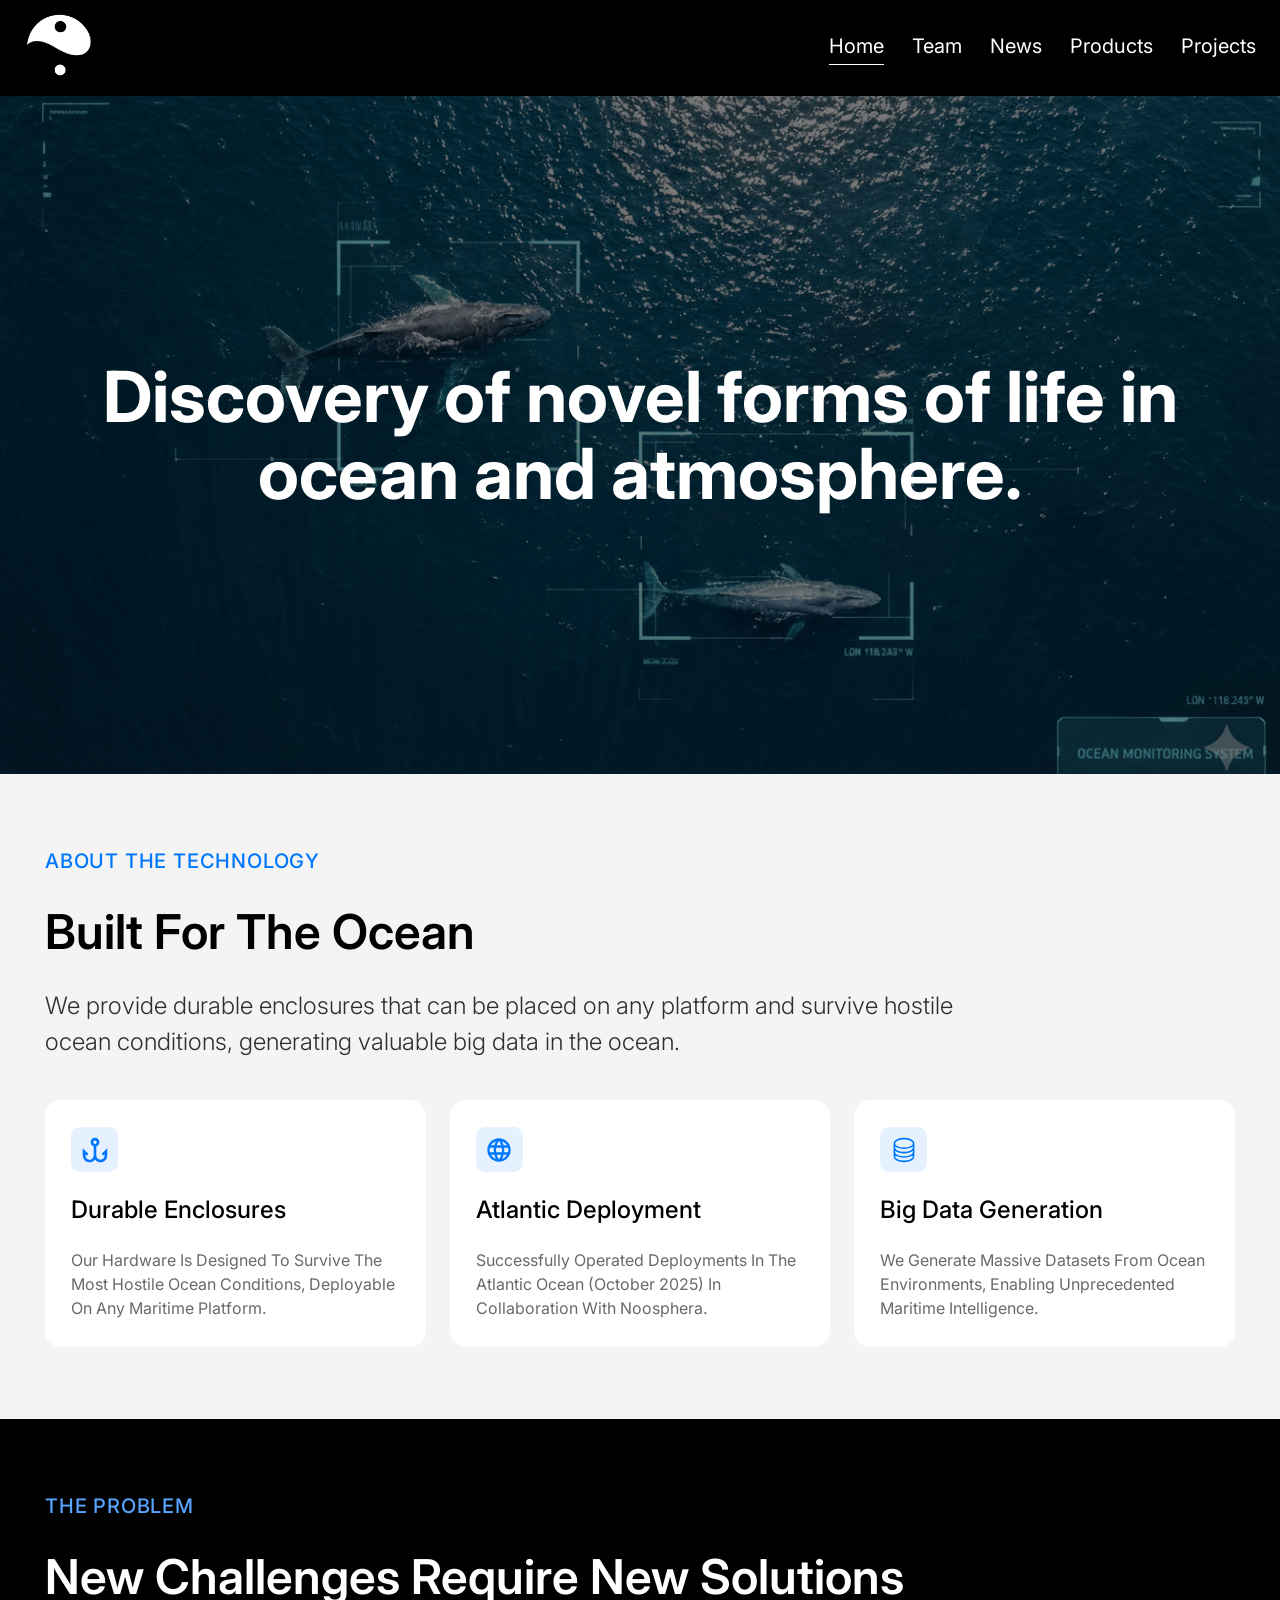
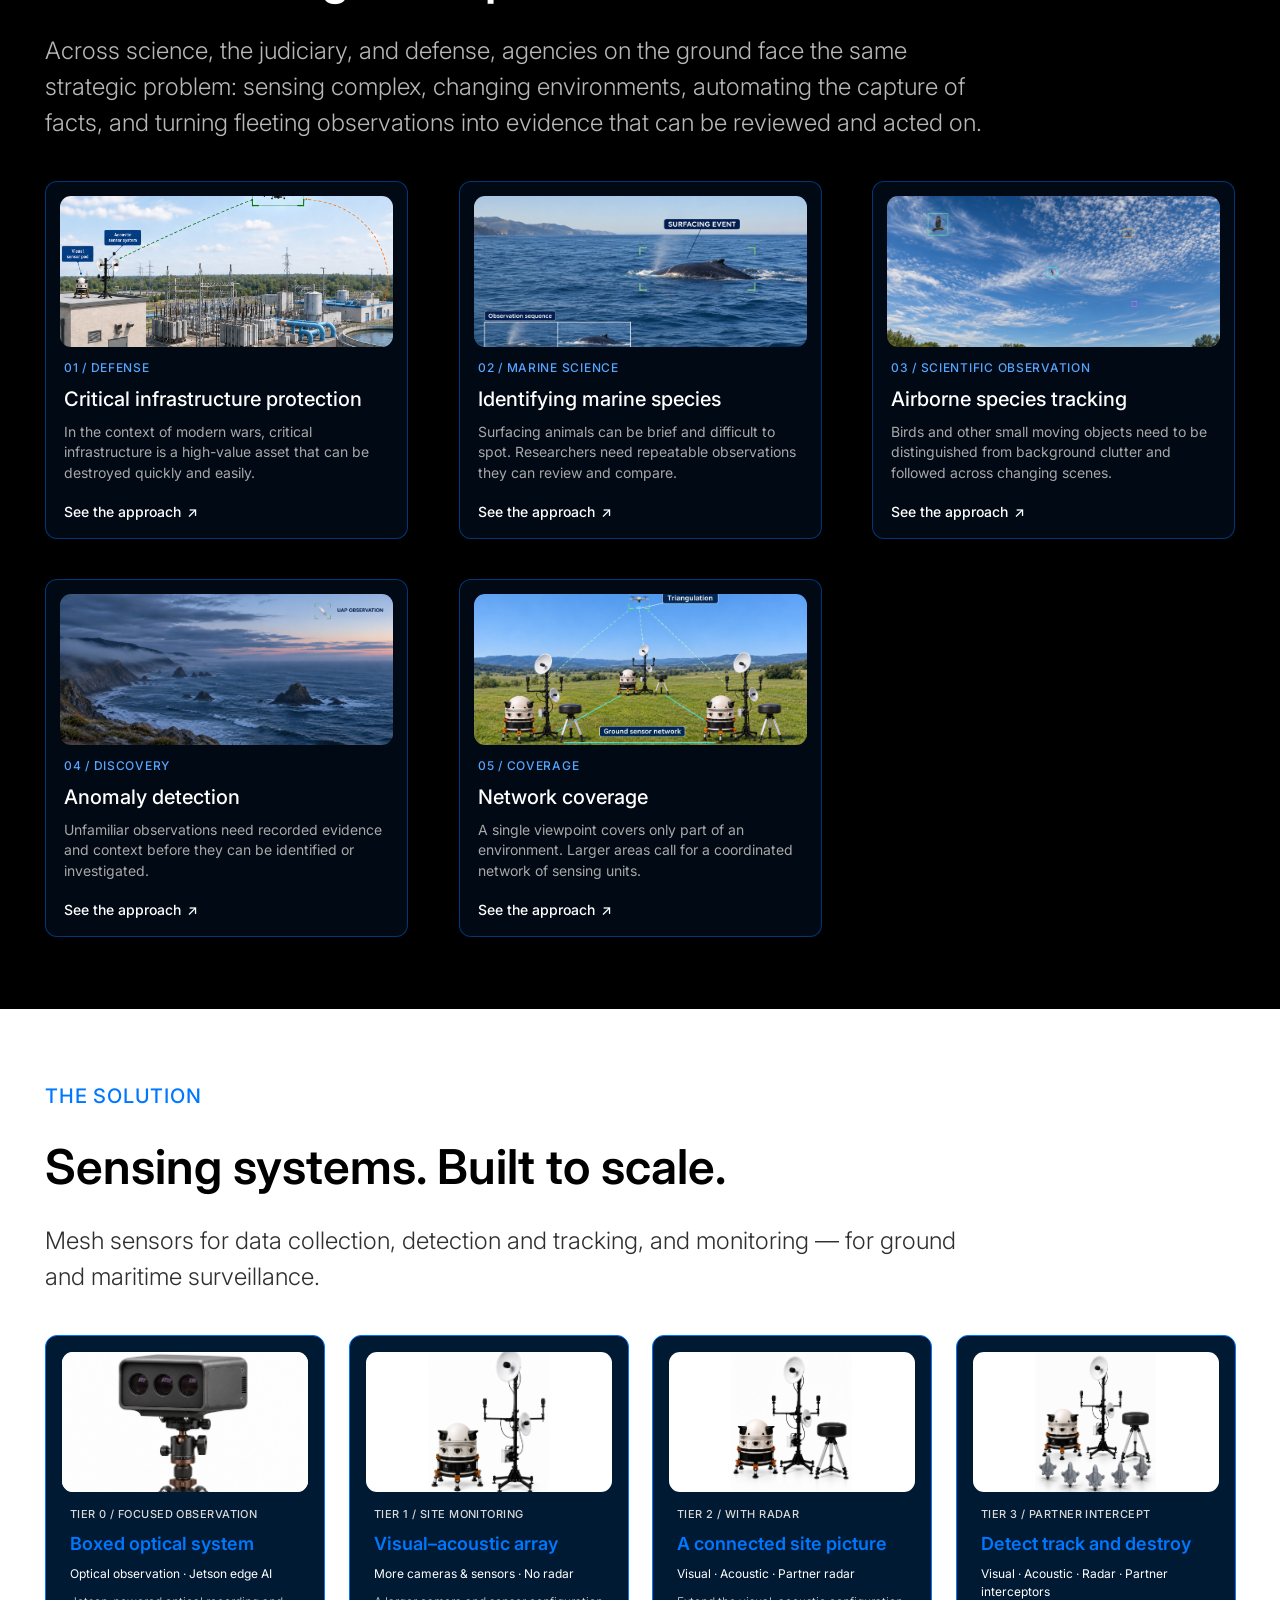
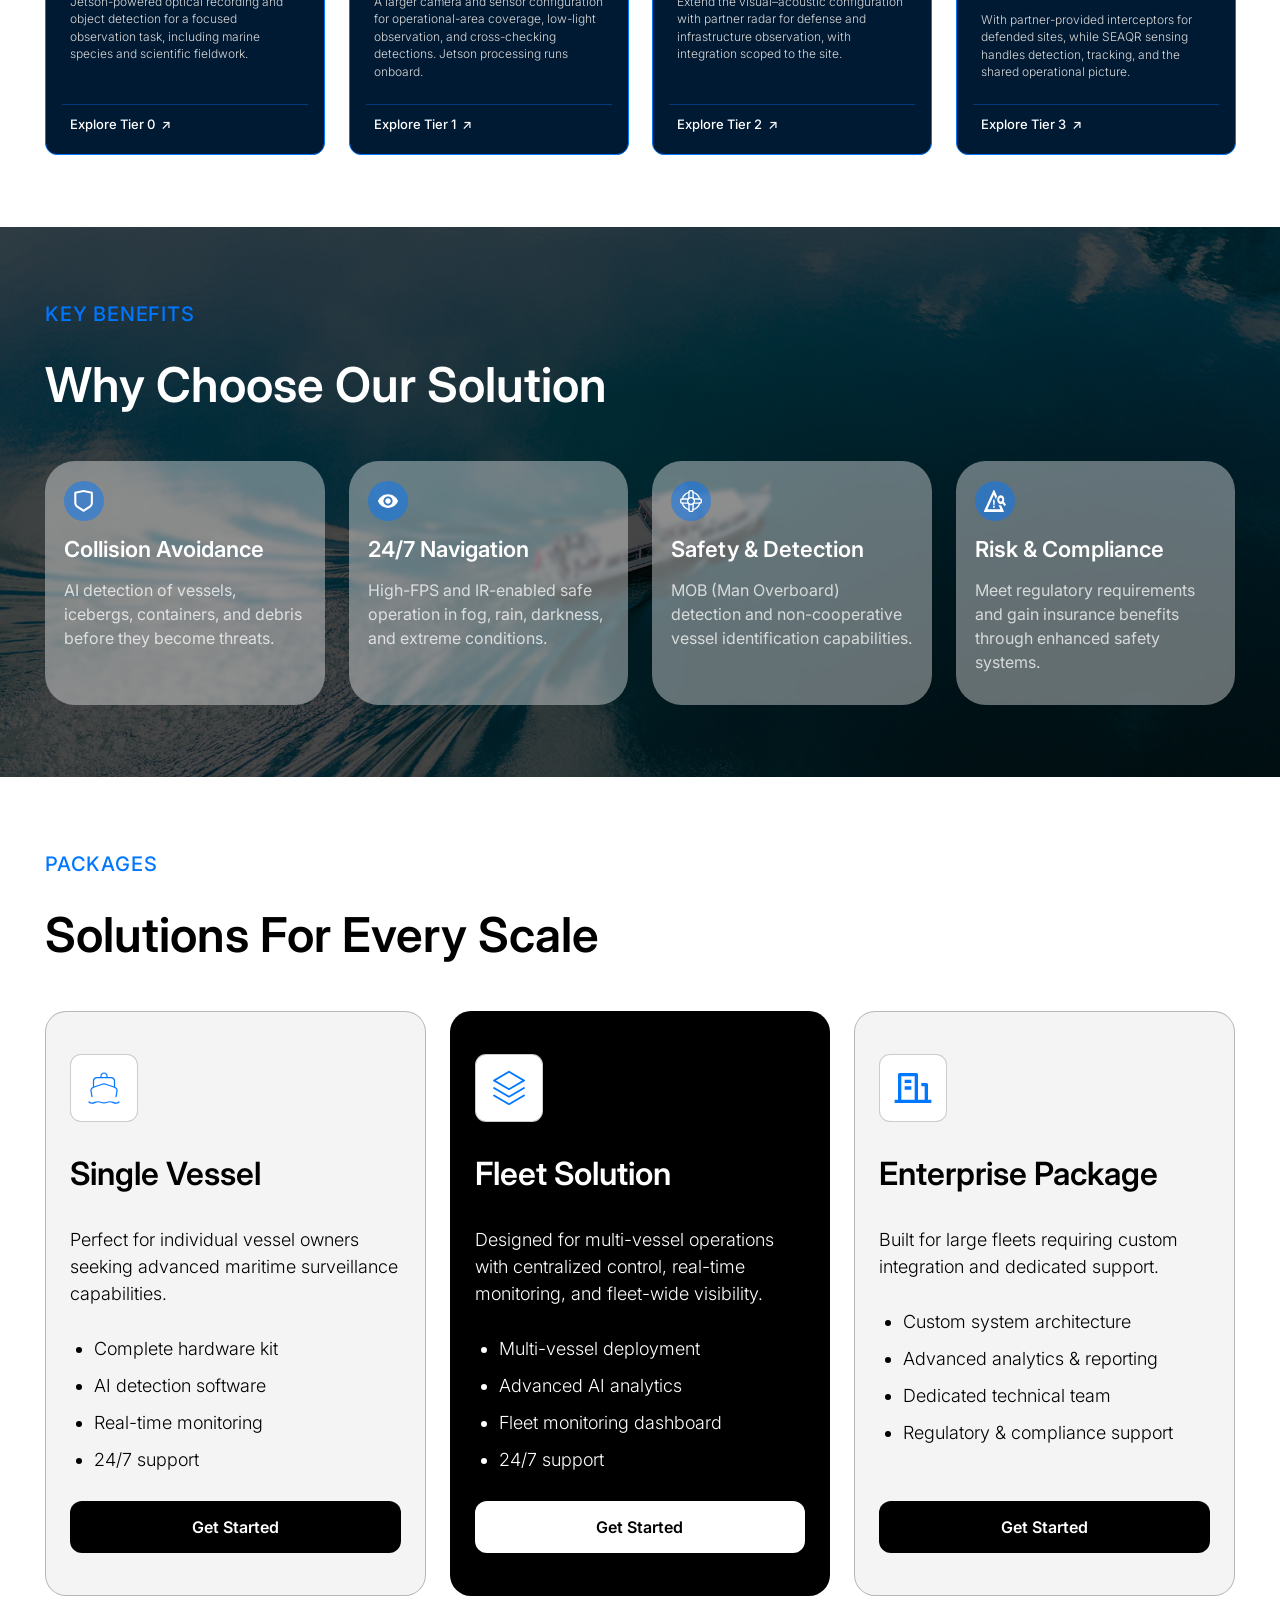
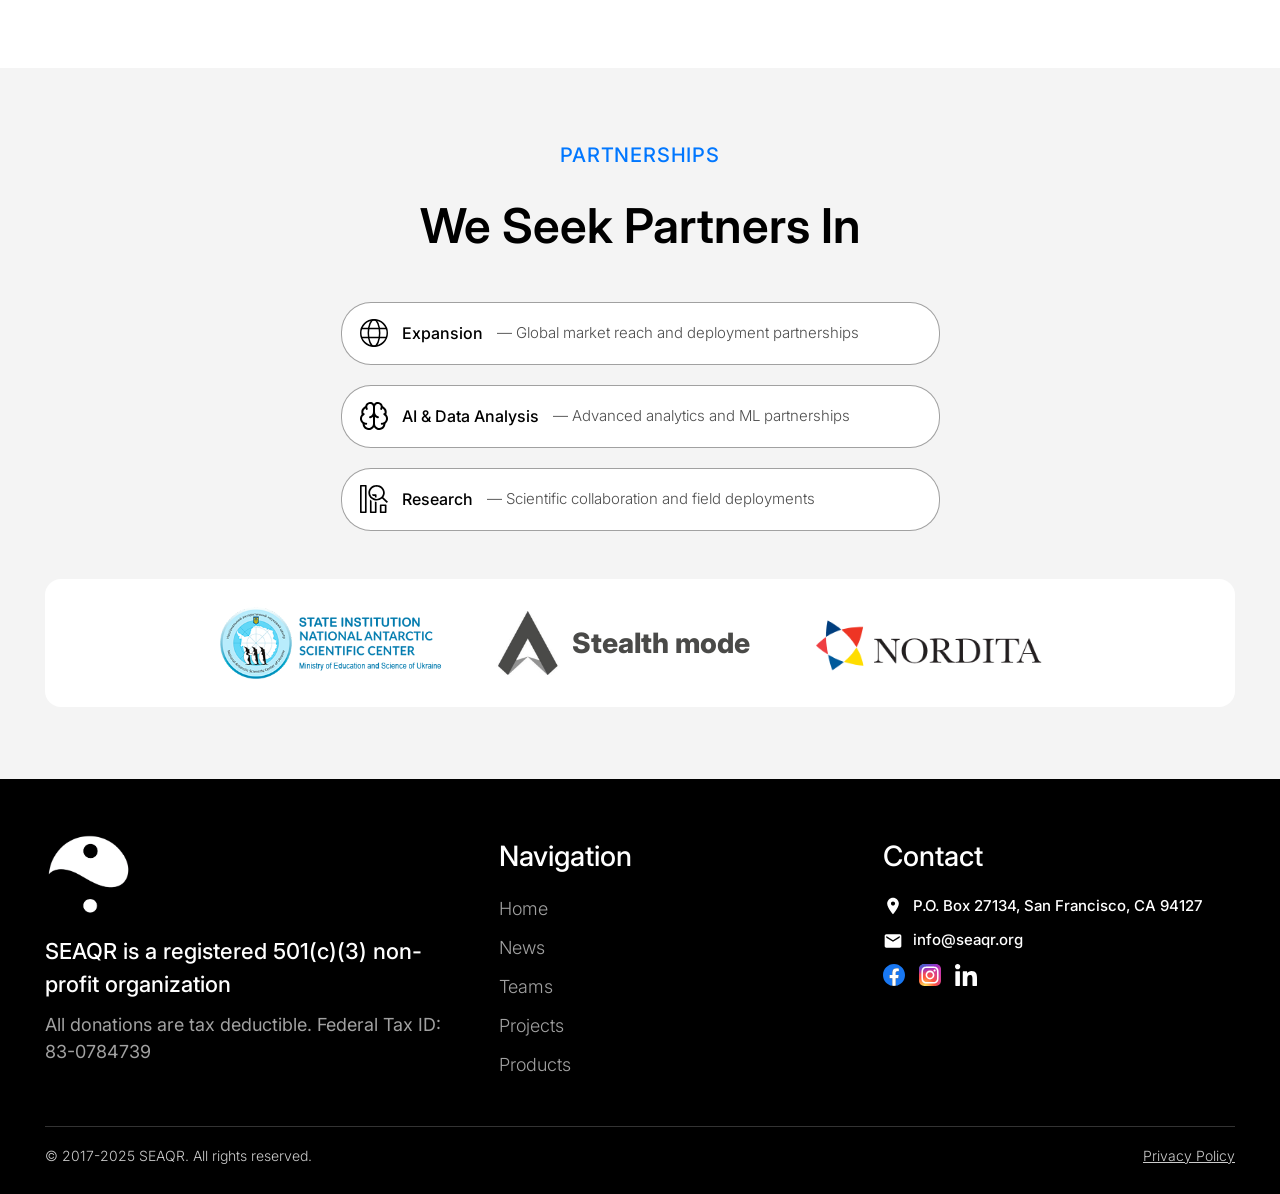
<file: index.html>
<!DOCTYPE html>
<html lang="en">
<head>
  <meta charset="UTF-8" />
  <meta name="viewport" content="width=device-width, initial-scale=1.0" />
  <title>SEAQR — Discovery of novel forms of life</title>
  <link rel="stylesheet" href="styles.css" />
</head>
<body>
  <header class="site-header">
    <div class="nav-inner">
      <a class="brand" href="index.html"><img src="assets/logo-nav.png" alt="SEAQR" /></a>
      <button class="menu-toggle" aria-label="Menu" onclick="document.querySelector('.nav-links').classList.toggle('open')">☰</button>
      <nav class="nav-links">
        <a href="index.html" class="active">Home</a>
        <a href="teams.html">Team</a>
        <a href="news.html">News</a>
        <a href="products.html">Products</a>
        <a href="projects.html">Projects</a>
      </nav>
    </div>
  </header>

  <section class="hero">
    <div class="hero-media"><img src="assets/hero.png" alt="Ocean wildlife tracking" /></div>
    <div class="hero-content">
      <h1>Discovery of novel forms of life in ocean and atmosphere.</h1>
    </div>
  </section>

  <section class="section light">
    <div class="container">
      <div class="section-head">
        <p class="eyebrow">About the Technology</p>
        <h2 class="section-title">Built for the Ocean</h2>
        <p class="section-copy">We provide durable enclosures that can be placed on any platform and survive hostile ocean conditions, generating valuable big data in the ocean.</p>
      </div>
      <div class="cards-3">
        <article class="feature-card">
          <div class="icon-chip"><img src="assets/icon-hook.svg" alt="" /></div>
          <h3>Durable Enclosures</h3>
          <p>Our hardware is designed to survive the most hostile ocean conditions, deployable on any maritime platform.</p>
        </article>
        <article class="feature-card">
          <div class="icon-chip"><img src="assets/icon-web.svg" alt="" /></div>
          <h3>Atlantic Deployment</h3>
          <p>Successfully operated deployments in the Atlantic Ocean (October 2025) in collaboration with Noosphera.</p>
        </article>
        <article class="feature-card">
          <div class="icon-chip"><img src="assets/icon-stack.svg" alt="" /></div>
          <h3>Big Data Generation</h3>
          <p>We generate massive datasets from ocean environments, enabling unprecedented maritime intelligence.</p>
        </article>
      </div>
    </div>
  </section>

  <section class="section dark">
    <div class="container">
      <div class="section-head">
        <p class="eyebrow light">The Problem</p>
        <h2 class="section-title">New challenges require new solutions</h2>
        <p class="section-copy">Across science, the judiciary, and defense, agencies on the ground face the same strategic problem: sensing complex, changing environments, automating the capture of facts, and turning fleeting observations into evidence that can be reviewed and acted on.</p>
      </div>
      <div class="problem-grid">
        <a class="problem-item" href="projects.html">
          <div class="problem-item-media"><img src="assets/criticalprotection.png" alt="Critical infrastructure protection" /></div>
          <p class="problem-label">01 / DEFENSE</p>
          <h3>Critical infrastructure protection</h3>
          <p>In the context of modern wars, critical infrastructure is a high-value asset that can be destroyed quickly and easily.</p>
          <span class="problem-link">See the approach <span aria-hidden="true">↗</span></span>
        </a>
        <a class="problem-item" href="projects.html">
          <div class="problem-item-media"><img src="assets/whaleforproblems.png" alt="Identifying marine species" /></div>
          <p class="problem-label">02 / MARINE SCIENCE</p>
          <h3>Identifying marine species</h3>
          <p>Surfacing animals can be brief and difficult to spot. Researchers need repeatable observations they can review and compare.</p>
          <span class="problem-link">See the approach <span aria-hidden="true">↗</span></span>
        </a>
        <a class="problem-item" href="projects.html">
          <div class="problem-item-media"><img src="assets/birdsforproblem.png" alt="Airborne species tracking" /></div>
          <p class="problem-label">03 / SCIENTIFIC OBSERVATION</p>
          <h3>Airborne species tracking</h3>
          <p>Birds and other small moving objects need to be distinguished from background clutter and followed across changing scenes.</p>
          <span class="problem-link">See the approach <span aria-hidden="true">↗</span></span>
        </a>
        <a class="problem-item" href="projects.html">
          <div class="problem-item-media"><img src="assets/UAP2.png" alt="Anomaly detection" /></div>
          <p class="problem-label">04 / DISCOVERY</p>
          <h3>Anomaly detection</h3>
          <p>Unfamiliar observations need recorded evidence and context before they can be identified or investigated.</p>
          <span class="problem-link">See the approach <span aria-hidden="true">↗</span></span>
        </a>
        <a class="problem-item" href="projects.html">
          <div class="problem-item-media"><img src="assets/trinagulaenforproblem.png" alt="Network coverage" /></div>
          <p class="problem-label">05 / COVERAGE</p>
          <h3>Network coverage</h3>
          <p>A single viewpoint covers only part of an environment. Larger areas call for a coordinated network of sensing units.</p>
          <span class="problem-link">See the approach <span aria-hidden="true">↗</span></span>
        </a>
      </div>
    </div>
  </section>

  <section class="section solution-section">
    <div class="container">
      <div class="section-head">
        <p class="eyebrow">The Solution</p>
        <h2 class="section-title">Sensing systems. Built to scale.</h2>
        <p class="section-copy">Mesh sensors for data collection, detection and tracking, and monitoring — for ground and maritime surveillance.</p>
      </div>
      <div class="solution-cards">
        <a class="solution-card" href="products.html">
          <div class="solution-card-media"><img class="solution-card-media-top" src="assets/tier1.png" alt="Boxed optical system" /></div>
          <p class="solution-card-label">Tier 0 / Focused observation</p>
          <h3>Boxed optical system</h3>
          <p class="solution-card-sub">Optical observation · Jetson edge AI</p>
          <p class="solution-card-body">Jetson-powered optical recording and object detection for a focused observation task, including marine species and scientific fieldwork.</p>
          <span class="solution-card-link">Explore Tier 0 <span aria-hidden="true">↗</span></span>
        </a>
        <a class="solution-card" href="products.html">
          <div class="solution-card-media solution-card-media-zoom-out"><img src="assets/hw_tier2.png" alt="Visual–acoustic array" /></div>
          <p class="solution-card-label">Tier 1 / Site monitoring</p>
          <h3>Visual–acoustic array</h3>
          <p class="solution-card-sub">More cameras &amp; sensors · No radar</p>
          <p class="solution-card-body">A larger camera and sensor configuration for operational-area coverage, low-light observation, and cross-checking detections. Jetson processing runs onboard.</p>
          <span class="solution-card-link">Explore Tier 1 <span aria-hidden="true">↗</span></span>
        </a>
        <a class="solution-card" href="products.html">
          <div class="solution-card-media solution-card-media-zoom-out"><img src="assets/Three-Device Sensor Suite.png" alt="A connected site picture" /></div>
          <p class="solution-card-label">Tier 2 / With Radar</p>
          <h3>A connected site picture</h3>
          <p class="solution-card-sub">Visual · Acoustic · Partner radar</p>
          <p class="solution-card-body">Extend the visual–acoustic configuration with partner radar for defense and infrastructure observation, with integration scoped to the site.</p>
          <span class="solution-card-link">Explore Tier 2 <span aria-hidden="true">↗</span></span>
        </a>
        <a class="solution-card" href="products.html">
          <div class="solution-card-media solution-card-media-zoom-out"><img src="assets/sensormesh.png" alt="Detect track and destroy" /></div>
          <p class="solution-card-label">Tier 3 / Partner intercept</p>
          <h3>Detect track and destroy</h3>
          <p class="solution-card-sub">Visual · Acoustic · Radar · Partner interceptors</p>
          <p class="solution-card-body">With partner-provided interceptors for defended sites, while SEAQR sensing handles detection, tracking, and the shared operational picture.</p>
          <span class="solution-card-link">Explore Tier 3 <span aria-hidden="true">↗</span></span>
        </a>
      </div>
    </div>
  </section>

  <section class="benefits">
    <div class="benefits-bg"><img src="assets/benefits-bg.png" alt="" /></div>
    <div class="container">
      <div class="section-head">
        <p class="eyebrow">Key Benefits</p>
        <h2 class="section-title">Why Choose Our Solution</h2>
      </div>
      <div class="cards-4">
        <article class="benefit-card">
          <div class="benefit-icon"><img src="assets/icon-shield.svg" alt="" /></div>
          <h3>Collision Avoidance</h3>
          <p>AI detection of vessels, icebergs, containers, and debris before they become threats.</p>
        </article>
        <article class="benefit-card">
          <div class="benefit-icon"><img src="assets/icon-eye.svg" alt="" /></div>
          <h3>24/7 Navigation</h3>
          <p>High-FPS and IR-enabled safe operation in fog, rain, darkness, and extreme conditions.</p>
        </article>
        <article class="benefit-card">
          <div class="benefit-icon"><img src="assets/icon-safety.svg" alt="" /></div>
          <h3>Safety &amp; Detection</h3>
          <p>MOB (Man Overboard) detection and non-cooperative vessel identification capabilities.</p>
        </article>
        <article class="benefit-card">
          <div class="benefit-icon"><img src="assets/icon-risk.svg" alt="" /></div>
          <h3>Risk &amp; Compliance</h3>
          <p>Meet regulatory requirements and gain insurance benefits through enhanced safety systems.</p>
        </article>
      </div>
    </div>
  </section>

  <section class="section">
    <div class="container">
      <div class="section-head">
        <p class="eyebrow">Packages</p>
        <h2 class="section-title">Solutions for Every Scale</h2>
      </div>
      <div class="cards-3">
        <article class="package-card">
          <div class="package-icon"><img src="assets/icon-boat.svg" alt="" /></div>
          <h3>Single Vessel</h3>
          <p>Perfect for individual vessel owners seeking advanced maritime surveillance capabilities.</p>
          <ul>
            <li>Complete hardware kit</li>
            <li>AI detection software</li>
            <li>Real-time monitoring</li>
            <li>24/7 support</li>
          </ul>
          <a class="btn btn-dark" href="mailto:info@seaqr.org">Get Started</a>
        </article>
        <article class="package-card featured">
          <div class="package-icon"><img src="assets/icon-fleet.svg" alt="" /></div>
          <h3>Fleet Solution</h3>
          <p>Designed for multi-vessel operations with centralized control, real-time monitoring, and fleet-wide visibility.</p>
          <ul>
            <li>Multi-vessel deployment</li>
            <li>Advanced AI analytics</li>
            <li>Fleet monitoring dashboard</li>
            <li>24/7 support</li>
          </ul>
          <a class="btn btn-light" href="mailto:info@seaqr.org">Get Started</a>
        </article>
        <article class="package-card">
          <div class="package-icon"><img src="assets/icon-building.svg" alt="" /></div>
          <h3>Enterprise Package</h3>
          <p>Built for large fleets requiring custom integration and dedicated support.</p>
          <ul>
            <li>Custom system architecture</li>
            <li>Advanced analytics &amp; reporting</li>
            <li>Dedicated technical team</li>
            <li>Regulatory &amp; compliance support</li>
          </ul>
          <a class="btn btn-dark" href="mailto:info@seaqr.org">Get Started</a>
        </article>
      </div>
    </div>
  </section>

  <section class="section light">
    <div class="container">
      <div class="section-head" style="align-items:center;text-align:center">
        <p class="eyebrow">Partnerships</p>
        <h2 class="section-title">We Seek Partners In</h2>
      </div>
      <div class="partner-pills">
        <div class="partner-pill"><img src="assets/icon-globe.svg" alt="" /><strong>Expansion</strong><span>— Global market reach and deployment partnerships</span></div>
        <div class="partner-pill"><img src="assets/icon-brain.svg" alt="" /><strong>AI &amp; Data Analysis</strong><span>— Advanced analytics and ML partnerships</span></div>
        <div class="partner-pill"><img src="assets/icon-research.svg" alt="" /><strong>Research</strong><span>— Scientific collaboration and field deployments</span></div>
      </div>
      <div class="logo-row">
        <img src="assets/partner-nordita.png" alt="NORDITA" />
        <div class="stealth"><img src="assets/partner-stealth.png" alt="" /> Stealth mode</div>
        <img src="assets/partner-nasc.png" alt="National Antarctic Scientific Center" />
      </div>
    </div>
  </section>

  <footer class="site-footer">
    <div class="container">
      <div class="footer-grid">
        <div class="footer-brand">
          <img src="assets/logo-footer.png" alt="SEAQR" />
          <h3>SEAQR is a registered 501(c)(3) non-profit organization</h3>
          <p>All donations are tax deductible. Federal Tax ID: 83-0784739</p>
        </div>
        <div class="footer-col">
          <h4>Navigation</h4>
          <a href="index.html">Home</a>
          <a href="news.html">News</a>
          <a href="teams.html">Teams</a>
          <a href="projects.html">Projects</a>
          <a href="products.html">Products</a>
        </div>
        <div class="footer-col">
          <h4>Contact</h4>
          <p class="contact-line"><img src="assets/icon-location.svg" alt="" /><span>P.O. Box 27134, San Francisco, CA 94127</span></p>
          <a class="contact-line" href="mailto:info@seaqr.org"><img src="assets/icon-email.svg" alt="" /><span>info@seaqr.org</span></a>
          <div class="socials">
            <a href="#" aria-label="Facebook"><img src="assets/icon-facebook.svg" alt="Facebook" /></a>
            <a href="#" aria-label="Instagram"><img src="assets/icon-instagram.svg" alt="Instagram" /></a>
            <a href="#" aria-label="LinkedIn"><img src="assets/icon-linkedin-3.svg" alt="LinkedIn" /></a>
          </div>
        </div>
      </div>
      <div class="footer-bottom">
        <span>© 2017-2025 SEAQR. All rights reserved.</span>
        <a href="#">Privacy Policy</a>
      </div>
    </div>
  </footer>
</body>
</html>
</file>
<file: styles.css>
@import url("https://fonts.googleapis.com/css2?family=Inter:wght@300;400;500;600;700;800&display=swap");

:root {
  --blue: #0077ff;
  --blue-soft: #56a5ff;
  --black: #000000;
  --white: #ffffff;
  --bg-light: #f4f4f4;
  --text-muted: #696969;
  --text-dark: #2f2f2f;
  --text-dim: #a8a8a8;
  --max: 1190px;
}

*,
*::before,
*::after {
  box-sizing: border-box;
  margin: 0;
  padding: 0;
}

html {
  scroll-behavior: smooth;
}

body {
  font-family: "Inter", sans-serif;
  color: var(--black);
  background: var(--white);
  line-height: 1.5;
  overflow-x: hidden;
}

img {
  display: block;
  max-width: 100%;
}

a {
  color: inherit;
  text-decoration: none;
}

ul {
  list-style: none;
}

.container {
  width: min(100% - 48px, var(--max));
  margin-inline: auto;
}

.eyebrow {
  font-size: 20px;
  font-weight: 500;
  letter-spacing: 0.04em;
  text-transform: uppercase;
  color: var(--blue);
}

.eyebrow.light {
  color: var(--blue-soft);
}

.section-title {
  font-size: clamp(32px, 4vw, 48px);
  font-weight: 600;
  text-transform: capitalize;
}

.solution-section .section-title {
  text-transform: none;
}

.section-copy {
  font-size: clamp(18px, 2vw, 24px);
  font-weight: 300;
  color: var(--text-dark);
  max-width: 940px;
}

/* Header */
.site-header {
  position: sticky;
  top: 0;
  z-index: 100;
  background: var(--black);
  height: 96px;
  display: flex;
  align-items: center;
}

.site-header .nav-inner {
  width: min(100% - 48px, 1380px);
  margin-inline: auto;
  display: flex;
  align-items: center;
  justify-content: space-between;
  gap: 24px;
}

.brand img {
  width: 72px;
  height: 70px;
  object-fit: contain;
}

.nav-links {
  display: flex;
  align-items: center;
  gap: 28px;
}

.nav-links a {
  color: var(--white);
  font-size: 20px;
  text-transform: capitalize;
  position: relative;
  padding-bottom: 4px;
}

.nav-links a.active::after,
.nav-links a:hover::after {
  content: "";
  position: absolute;
  left: 0;
  right: 0;
  bottom: 0;
  height: 1px;
  background: var(--white);
}

.menu-toggle {
  display: none;
  background: transparent;
  border: 0;
  color: white;
  font-size: 28px;
  cursor: pointer;
}

/* Hero */
.hero {
  position: relative;
  min-height: min(78vh, 678px);
  display: grid;
  place-items: center;
  background: var(--black);
  overflow: hidden;
}

.hero-media {
  position: absolute;
  inset: 0;
}

.hero-media img {
  width: 100%;
  height: 100%;
  object-fit: cover;
}

.hero-media::after {
  content: "";
  position: absolute;
  inset: 0;
  background: rgba(0, 0, 0, 0.51);
}

.hero-content {
  position: relative;
  z-index: 1;
  width: min(100% - 48px, 1179px);
  text-align: center;
  padding: 80px 0;
}

.hero-content h1 {
  color: var(--white);
  font-size: clamp(36px, 5.5vw, 80px);
  font-weight: 700;
  line-height: 1.1;
}

.page-hero {
  background: var(--bg-light);
  padding: 72px 0 48px;
}

.page-hero h1 {
  font-size: clamp(40px, 5vw, 64px);
  font-weight: 600;
}

.page-hero p {
  margin-top: 16px;
  font-size: 20px;
  font-weight: 300;
  color: var(--text-muted);
  max-width: 720px;
}

/* Sections */
.section {
  padding: 72px 0;
}

.section.light {
  background: var(--bg-light);
}

.section.dark {
  background: var(--black);
  color: var(--white);
}

.section.dark .section-copy {
  color: #b8b8b8;
}

.section-head {
  display: flex;
  flex-direction: column;
  gap: 20px;
  margin-bottom: 40px;
}

.cards-3 {
  display: grid;
  grid-template-columns: repeat(3, 1fr);
  gap: 24px;
}

.cards-4 {
  display: grid;
  grid-template-columns: repeat(4, 1fr);
  gap: 24px;
}

.cards-2 {
  display: grid;
  grid-template-columns: repeat(2, 1fr);
  gap: 24px;
}

.feature-card {
  background: var(--white);
  border-radius: 16px;
  padding: 27px 26px;
  display: flex;
  flex-direction: column;
  gap: 20px;
  min-height: 240px;
}

.icon-chip {
  width: 47px;
  height: 45px;
  border-radius: 9px;
  background: rgba(0, 119, 255, 0.1);
  display: grid;
  place-items: center;
}

.icon-chip img {
  width: 28px;
  height: 28px;
}

.feature-card h3 {
  font-size: 24px;
  font-weight: 500;
  text-transform: capitalize;
}

.feature-card p {
  color: var(--text-muted);
  font-size: 16px;
  text-transform: capitalize;
}

/* Awards & Recognition (News) */
.awards-section {
  background: var(--white);
  padding: 50px 0 80px;
}

.awards-row {
  display: grid;
  grid-template-columns: repeat(4, minmax(0, 305px));
  justify-content: space-between;
  gap: 24px;
  padding-top: 36px;
}

.award-card {
  position: relative;
  background: #f4f4f4;
  border: 1px solid rgba(0, 119, 255, 0.5);
  border-radius: 10px;
  min-height: 189px;
  padding: 56px 10px 24px;
  display: flex;
  align-items: center;
  justify-content: center;
  text-align: center;
}

.award-badge {
  position: absolute;
  left: 50%;
  top: 0;
  transform: translate(-50%, -50%);
  width: 69px;
  height: 69px;
  border-radius: 50%;
  background: #fff;
  border: 2px solid var(--blue);
  display: grid;
  place-items: center;
  box-shadow: 0 1px 2px rgba(0, 0, 0, 0.06);
}

.award-badge img {
  width: 38px;
  height: 38px;
  object-fit: contain;
}

.award-card h3 {
  font-size: clamp(18px, 1.6vw, 24px);
  font-weight: 500;
  text-transform: capitalize;
  line-height: 1.25;
  max-width: 286px;
}

.problem-grid {
  display: grid;
  grid-template-columns: repeat(3, 1fr);
  gap: 40px 51px;
}

.problem-item {
  background: rgba(0, 119, 255, 0.08);
  border: 1px solid rgba(0, 119, 255, 0.42);
  border-radius: 12px;
  padding: 14px;
  display: flex;
  flex-direction: column;
  gap: 10px;
  min-height: 320px;
  position: relative;
  text-decoration: none;
  color: inherit;
  cursor: pointer;
  transition: transform 0.25s ease, box-shadow 0.25s ease, border-color 0.25s ease;
  will-change: transform;
}

.problem-item:hover,
.problem-item:focus-visible {
  transform: translateY(-8px) scale(1.03);
  z-index: 2;
  border-color: #56a5ff;
  box-shadow: 0 16px 36px rgba(0, 119, 255, 0.35);
  outline: none;
}

.problem-item:hover .problem-link,
.problem-item:focus-visible .problem-link {
  color: var(--blue-soft);
}

.problem-item-media {
  background: #fff;
  border-radius: 11px;
  overflow: hidden;
  height: 151px;
  flex-shrink: 0;
}

.problem-item-media img {
  width: 100%;
  height: 100%;
  object-fit: cover;
}

.problem-label {
  font-size: 12px;
  font-weight: 500;
  letter-spacing: 0.06em;
  text-transform: uppercase;
  color: var(--blue-soft);
  padding: 2px 4px 0;
}

.problem-item h3 {
  font-size: 20px;
  font-weight: 500;
  line-height: 1.25;
  padding: 0 4px;
}

.problem-item > p:not(.problem-label) {
  color: var(--text-dim);
  font-size: 14px;
  line-height: 1.45;
  flex: 1;
  padding: 0 4px;
}

.problem-link {
  display: inline-flex;
  align-items: center;
  gap: 6px;
  margin-top: auto;
  padding: 8px 4px 2px;
  font-size: 14px;
  font-weight: 500;
  color: var(--white);
  transition: color 0.2s ease;
}

.solution-cards {
  display: grid;
  grid-template-columns: repeat(4, 1fr);
  gap: 24px;
}

.solution-card {
  background: #001a33;
  border: 1px solid #0077ff;
  border-radius: 12px;
  padding: 16px;
  display: flex;
  flex-direction: column;
  gap: 10px;
  min-height: 420px;
  position: relative;
  text-decoration: none;
  color: inherit;
  cursor: pointer;
  transition: transform 0.25s ease, box-shadow 0.25s ease, border-color 0.25s ease;
  will-change: transform;
}

.solution-card:hover,
.solution-card:focus-visible {
  transform: translateY(-8px) scale(1.03);
  z-index: 2;
  border-color: #56a5ff;
  box-shadow: 0 16px 36px rgba(0, 119, 255, 0.35);
  outline: none;
}

.solution-card:hover .solution-card-link,
.solution-card:focus-visible .solution-card-link {
  color: var(--blue-soft);
}

.solution-card-media {
  background: #fff;
  border-radius: 11px;
  overflow: hidden;
  height: 140px;
  flex-shrink: 0;
}

.solution-card-media img {
  width: 100%;
  height: 100%;
  object-fit: cover;
}

.solution-card-media img.solution-card-media-top {
  object-position: center 18%;
}

.solution-card-media-zoom-out {
  display: flex;
  align-items: center;
  justify-content: center;
  padding: 8px 14px;
}

.solution-card-media-zoom-out img {
  width: auto;
  max-width: 100%;
  height: 100%;
  object-fit: contain;
  object-position: center;
  transform: scale(1.3);
}

.solution-card-label {
  color: #d9d9d9;
  font-size: 11px;
  font-weight: 500;
  letter-spacing: 0.04em;
  text-transform: uppercase;
  padding: 4px 8px 0;
}

.solution-card h3 {
  color: #0077ff;
  font-size: 18px;
  font-weight: 600;
  line-height: 1.25;
  padding: 0 8px;
}

.solution-card-sub {
  color: #fff;
  font-size: 12px;
  font-weight: 400;
  padding: 0 8px;
}

.solution-card-body {
  color: #d9d9d9;
  font-size: 12px;
  font-weight: 300;
  padding: 0 8px;
  line-height: 1.45;
  flex: 1;
}

.solution-card-link {
  display: inline-flex;
  align-items: center;
  gap: 6px;
  margin-top: auto;
  padding: 10px 8px 4px;
  border-top: 1px solid rgba(0, 119, 255, 0.35);
  color: #fff;
  font-size: 13px;
  font-weight: 500;
  transition: color 0.2s ease;
}

.sensors-panel {
  background: rgba(0, 119, 255, 0.03);
  border: 1px solid rgba(0, 119, 255, 0.2);
  border-radius: 22px;
  padding: 36px 40px;
}

.sensors-panel h3 {
  font-size: 24px;
  font-weight: 500;
  margin-bottom: 20px;
}

.sensors-grid {
  display: grid;
  grid-template-columns: repeat(4, 1fr);
  gap: 16px;
}

.sensor-chip {
  background: var(--white);
  border: 1px solid rgba(0, 119, 255, 0.4);
  border-radius: 15px;
  min-height: 63px;
  display: grid;
  place-items: center;
  padding: 12px 16px;
  text-align: center;
  font-size: 15px;
  font-weight: 300;
  text-transform: capitalize;
}

.benefits {
  position: relative;
  overflow: hidden;
  color: var(--white);
  padding: 72px 0;
}

.benefits-bg {
  position: absolute;
  inset: 0;
}

.benefits-bg img {
  width: 100%;
  height: 100%;
  object-fit: cover;
}

.benefits-bg::after {
  content: "";
  position: absolute;
  inset: 0;
  background: rgba(0, 0, 0, 0.72);
}

.benefits .container {
  position: relative;
  z-index: 1;
}

.benefit-card {
  backdrop-filter: blur(2px);
  background: rgba(255, 255, 255, 0.39);
  border-radius: 30px;
  padding: 20px 19px;
  min-height: 244px;
  display: flex;
  flex-direction: column;
  gap: 12px;
}

.benefit-icon {
  width: 40px;
  height: 40px;
  border-radius: 41px;
  background: rgba(0, 119, 255, 0.49);
  display: grid;
  place-items: center;
}

.benefit-icon img {
  width: 22px;
  height: 22px;
}

.benefit-card h3 {
  font-size: 22px;
  font-weight: 600;
}

.benefit-card p {
  color: rgba(255, 255, 255, 0.74);
  font-size: 16px;
}

.package-card {
  border-radius: 21px;
  padding: 42px 24px;
  display: flex;
  flex-direction: column;
  gap: 28px;
  min-height: 560px;
  border: 1px solid rgba(0, 0, 0, 0.25);
  background: var(--bg-light);
}

.package-card.featured {
  background: var(--black);
  color: var(--white);
  border-color: transparent;
}

.package-icon {
  width: 68px;
  height: 68px;
  border-radius: 11px;
  background: var(--white);
  border: 0.5px solid rgba(0, 0, 0, 0.2);
  display: grid;
  place-items: center;
}

.package-icon img {
  width: 40px;
  height: 40px;
}

.package-card h3 {
  font-size: 32px;
  font-weight: 600;
}

.package-card p,
.package-card li {
  font-size: 18px;
  font-weight: 300;
}

.package-card ul {
  list-style: disc;
  padding-left: 24px;
  display: flex;
  flex-direction: column;
  gap: 10px;
}

.btn {
  display: inline-flex;
  align-items: center;
  justify-content: center;
  height: 52px;
  border-radius: 12px;
  font-size: 16px;
  font-weight: 600;
  text-transform: capitalize;
  border: 0;
  cursor: pointer;
  margin-top: auto;
  width: 100%;
}

.btn-dark {
  background: var(--black);
  color: var(--white);
}

.btn-light {
  background: var(--white);
  color: var(--black);
}

.partner-pills {
  display: flex;
  flex-wrap: wrap;
  justify-content: center;
  gap: 20px;
}

.partner-pill {
  background: var(--white);
  border: 1px solid rgba(0, 0, 0, 0.37);
  border-radius: 30px;
  min-height: 63px;
  padding: 12px 18px;
  display: flex;
  align-items: center;
  gap: 14px;
  width: min(100%, 599px);
}

.partner-pill img {
  width: 28px;
  height: 28px;
}

.partner-pill strong {
  font-size: 16px;
  font-weight: 500;
  white-space: nowrap;
}

.partner-pill span {
  color: #4e4e4e;
  font-size: 15px;
  font-weight: 300;
}

.logo-row {
  margin-top: 48px;
  display: flex;
  align-items: center;
  justify-content: center;
  gap: 48px;
  flex-wrap: wrap;
  background: var(--white);
  border-radius: 16px;
  padding: 28px;
}

.logo-row img {
  height: 72px;
  width: auto;
  object-fit: contain;
}

.logo-row .stealth {
  display: flex;
  align-items: center;
  gap: 12px;
  font-size: 28px;
  font-weight: 800;
  color: #4a4a48;
}

.logo-row .stealth img {
  width: 64px;
  height: 64px;
}

/* Content cards used on secondary pages */
.content-card {
  background: var(--white);
  border-radius: 18px;
  overflow: hidden;
  border: 1px solid rgba(0, 0, 0, 0.08);
  box-shadow: 0 8px 24px rgba(0, 0, 0, 0.04);
}

.content-card .media {
  aspect-ratio: 16 / 10;
  background: #d9d9d9;
  overflow: hidden;
}

.content-card .media img {
  width: 100%;
  height: 100%;
  object-fit: cover;
}

.content-card .body {
  padding: 24px;
  display: flex;
  flex-direction: column;
  gap: 12px;
}

.content-card h3 {
  font-size: 24px;
  font-weight: 600;
}

.content-card p {
  color: var(--text-muted);
  font-size: 16px;
}

.meta {
  color: var(--blue);
  font-size: 14px;
  font-weight: 500;
  text-transform: uppercase;
}

/* Team page */
.team-hero {
  padding: 39px 0 24px;
  background: var(--white);
}

.team-hero h1 {
  font-size: clamp(40px, 6vw, 80px);
  font-weight: 600;
  line-height: 1.1;
  margin-bottom: 10px;
  max-width: 1172px;
}

.team-hero p {
  font-size: clamp(18px, 2vw, 24px);
  font-weight: 300;
  color: #5b5b5b;
}

.team-carousel {
  width: 100%;
  position: relative;
}

.team-carousel-main {
  position: relative;
  min-height: 540px;
  background: linear-gradient(89.81deg, rgb(255, 254, 254) 0%, rgba(0, 119, 255, 0.49) 99.93%);
  overflow: hidden;
  display: flex;
  align-items: center;
  justify-content: center;
  padding: 48px 72px 48px 48px;
}

.team-featured {
  display: flex;
  align-items: center;
  justify-content: center;
  gap: 48px;
  width: min(100%, 1100px);
}

.team-featured-copy {
  display: flex;
  flex-direction: column;
  gap: 40px;
  max-width: 556px;
  flex: 1;
}

.team-featured-head h2 {
  font-size: clamp(36px, 4.5vw, 64px);
  font-weight: 700;
  text-align: center;
  line-height: 1.05;
  margin-bottom: 12px;
}

.team-featured-head p {
  font-size: clamp(18px, 2vw, 30px);
  font-weight: 500;
  line-height: 1.25;
}

#team-bio {
  font-size: clamp(16px, 1.5vw, 20px);
  font-weight: 300;
  max-width: 432px;
  line-height: 1.45;
}

.team-featured-photo {
  width: min(404px, 42vw);
  aspect-ratio: 1;
  border-radius: 40px;
  overflow: hidden;
  box-shadow: 0 4px 4px rgba(0, 0, 0, 0.25);
  flex-shrink: 0;
  background: #6e2323;
}

.team-featured-photo img {
  width: 100%;
  height: 100%;
  object-fit: cover;
}

.team-featured-photo.is-luma {
  background: #000;
}

.team-featured-photo img.is-luma {
  object-fit: cover;
  object-position: top center;
  mix-blend-mode: luminosity;
}

.team-next {
  position: absolute;
  right: 24px;
  top: 50%;
  transform: translateY(-50%);
  width: 39px;
  height: 78px;
  border: 0;
  background: transparent;
  cursor: pointer;
  padding: 0;
  z-index: 2;
}

.team-next img {
  width: 100%;
  height: 100%;
  object-fit: contain;
}

.team-avatars {
  display: flex;
  align-items: center;
  justify-content: center;
  flex-wrap: wrap;
  gap: 40px 52px;
  padding: 18px 24px;
  background: rgba(255, 255, 255, 0.5);
  backdrop-filter: blur(5.25px);
  -webkit-backdrop-filter: blur(5.25px);
}

.team-avatar-btn {
  width: 144px;
  height: 150px;
  border: 0;
  border-radius: 80px;
  overflow: hidden;
  cursor: pointer;
  padding: 0;
  position: relative;
  background: #6e2323;
  flex-shrink: 0;
  transition: box-shadow 0.2s ease;
}

.team-avatar-btn.is-active {
  box-shadow: 0 0 6px 4px rgba(0, 0, 0, 0.25);
}

.team-avatar-btn img {
  position: absolute;
  left: 50%;
  top: 50%;
  transform: translate(-50%, -50%);
  width: 118%;
  height: 118%;
  object-fit: cover;
  filter: grayscale(1);
  transition: filter 0.2s ease;
}

.team-avatar-btn.is-active img {
  filter: grayscale(0);
}

.team-avatar-btn.is-luma {
  background: #000 !important;
}

.team-avatar-btn.is-luma img {
  mix-blend-mode: luminosity;
  object-position: top center;
  width: 105%;
  height: 120%;
}

.advisory {
  position: relative;
  padding: 60px 0 80px;
  overflow: hidden;
  color: var(--white);
}

.advisory-bg {
  position: absolute;
  inset: 0;
  z-index: 0;
}

.advisory-bg img {
  width: 100%;
  height: 100%;
  object-fit: cover;
}

.advisory-overlay {
  position: absolute;
  inset: 0;
  background: rgba(0, 0, 0, 0.73);
}

.advisory-inner {
  position: relative;
  z-index: 1;
}

.advisory-inner h2 {
  font-size: clamp(36px, 4.5vw, 64px);
  font-weight: 500;
  margin-bottom: 46px;
}

.advisory-grid {
  display: grid;
  grid-template-columns: repeat(2, minmax(0, 604px));
  justify-content: center;
  gap: 46px;
}

.advisory-card {
  display: flex;
  align-items: center;
  gap: 20px;
  width: 100%;
  min-height: 266px;
  padding: 21px 18px;
  border-radius: 24px;
  border: 1px solid #d9d9d9;
  background: rgba(255, 255, 255, 0.2);
  backdrop-filter: blur(12.5px);
  -webkit-backdrop-filter: blur(12.5px);
  box-shadow: 0 4px 4px rgba(0, 0, 0, 0.25);
  overflow: hidden;
}

.advisory-photo {
  width: 224px;
  height: 224px;
  border-radius: 21px;
  overflow: hidden;
  flex-shrink: 0;
  background: #3b0909;
}

.advisory-photo img {
  width: 100%;
  height: 100%;
  object-fit: cover;
  filter: grayscale(1);
}

.advisory-copy {
  flex: 1;
  min-width: 0;
  display: flex;
  flex-direction: column;
  gap: 18px;
}

.advisory-copy h3 {
  font-size: clamp(24px, 2.4vw, 36px);
  font-weight: 700;
  line-height: 1.15;
}

.advisory-copy p {
  font-size: clamp(16px, 1.6vw, 24px);
  font-weight: 300;
  line-height: 1.35;
}

.advisory-copy a {
  color: var(--white);
  text-decoration: underline;
}

/* Footer */
.site-footer {
  background: var(--black);
  color: var(--white);
  padding: 56px 0 28px;
}

.footer-grid {
  display: grid;
  grid-template-columns: 1.2fr 1fr 1fr;
  gap: 32px;
  margin-bottom: 36px;
}

.footer-brand img {
  width: 90px;
  height: 86px;
  object-fit: contain;
  margin-bottom: 14px;
}

.footer-brand h3 {
  font-size: 22px;
  font-weight: 500;
  margin-bottom: 10px;
}

.footer-brand p {
  color: rgba(255, 255, 255, 0.63);
  font-size: 18px;
}

.footer-col h4 {
  font-size: 28px;
  font-weight: 500;
  margin-bottom: 18px;
}

.footer-col > a,
.footer-col > p {
  display: block;
  color: rgba(255, 255, 255, 0.63);
  font-size: 18px;
  font-weight: 300;
  margin-bottom: 12px;
}

.footer-col .contact-line {
  display: flex;
  flex-direction: row;
  align-items: center;
  gap: 10px;
  color: var(--white);
  font-size: 15px;
  font-weight: 500;
  margin-bottom: 12px;
  white-space: nowrap;
}

.footer-col .contact-line img {
  width: 20px;
  height: 20px;
  flex-shrink: 0;
  display: inline-block;
}

.footer-col .socials {
  display: flex;
  flex-direction: row;
  align-items: center;
  gap: 14px;
  margin-top: 4px;
}

.footer-col .socials img {
  width: 22px;
  height: 22px;
  display: inline-block;
}

.footer-bottom {
  border-top: 1px solid rgba(255, 255, 255, 0.2);
  padding-top: 18px;
  display: flex;
  justify-content: space-between;
  gap: 16px;
  color: rgba(255, 255, 255, 0.8);
  font-size: 14px;
  font-weight: 300;
}

.footer-bottom a {
  text-decoration: underline;
}

/* Projects page */
.projects-hero {
  position: relative;
  min-height: 667px;
  display: flex;
  align-items: center;
  overflow: hidden;
}

.projects-hero-bg {
  position: absolute;
  inset: 0;
  background:
    radial-gradient(120% 90% at 50% 40%, rgba(255, 255, 255, 0.85) 0%, rgba(223, 238, 255, 0.55) 45%, rgba(0, 119, 255, 0.28) 100%);
}

.projects-hero-bg img {
  width: 100%;
  height: 100%;
  object-fit: cover;
  opacity: 0.85;
}

.projects-hero-content {
  position: relative;
  z-index: 1;
  padding: 72px 0;
}

.projects-hero-content h1 {
  font-size: clamp(40px, 6vw, 72px);
  font-weight: 600;
  line-height: 1.1;
  max-width: 1100px;
  margin-bottom: 24px;
}

.projects-hero-content > p {
  font-size: clamp(16px, 1.8vw, 24px);
  font-weight: 300;
  color: rgba(0, 0, 0, 0.69);
  max-width: 1100px;
  margin-bottom: 28px;
}

.projects-hero-actions {
  display: flex;
  flex-wrap: wrap;
  gap: 20px;
}

.btn-outline {
  display: inline-flex;
  align-items: center;
  justify-content: center;
  min-width: 233px;
  height: 72px;
  padding: 0 24px;
  border-radius: 16px;
  border: 1px solid rgba(0, 0, 0, 0.28);
  background: #fff;
  color: #000;
  font-size: 24px;
  font-weight: 400;
  text-transform: capitalize;
}

.btn-outline-soft {
  background: rgba(255, 255, 255, 0.41);
  border-color: rgba(0, 0, 0, 0.25);
}

.projects-list .section-copy {
  color: #fff;
}

.project-cards {
  display: grid;
  grid-template-columns: repeat(3, 1fr);
  gap: 40px;
}

.project-card {
  background: rgba(0, 119, 255, 0.1);
  border: 1px solid #0077ff;
  border-radius: 12px;
  padding: 16px;
  display: flex;
  flex-direction: column;
  gap: 10px;
  min-height: 425px;
}

.project-card-media {
  background: #fff;
  border-radius: 11px;
  overflow: hidden;
  height: 151px;
}

.project-card-media img {
  width: 100%;
  height: 100%;
  object-fit: cover;
}

.project-card-meta {
  display: flex;
  justify-content: space-between;
  gap: 12px;
  color: #fff;
  font-size: 13px;
  font-weight: 300;
  padding: 4px 8px 0;
}

.project-card-meta span {
  display: inline-flex;
  align-items: center;
  gap: 6px;
}

.project-card-meta img {
  width: 14px;
  height: 14px;
}

.project-card h3 {
  color: #0077ff;
  font-size: 20px;
  font-weight: 600;
  padding: 0 8px;
}

.project-card-sub {
  color: #fff;
  font-size: 12px;
  font-weight: 400;
  padding: 0 8px;
}

.project-card-body {
  color: #d9d9d9;
  font-size: 11px;
  font-weight: 300;
  padding: 0 8px 8px;
  line-height: 1.45;
}

.milestones {
  background: #fff;
  padding: 79px 0;
}

.milestones-label {
  font-size: 40px;
  font-weight: 500;
  margin-bottom: 49px;
}

.milestones-grid {
  display: grid;
  grid-template-columns: 493px 1fr;
  gap: 49px;
  align-items: start;
}

.milestones-media {
  border-radius: 25px;
  overflow: hidden;
  height: 443px;
  background: #111;
}

.milestones-media img {
  width: 100%;
  height: 100%;
  object-fit: cover;
}

.milestones-copy {
  display: flex;
  flex-direction: column;
  gap: 25px;
  justify-content: center;
  min-height: 443px;
}

.milestones-copy h3 {
  font-size: 24px;
  font-weight: 600;
  margin-bottom: 10px;
  text-transform: capitalize;
}

.milestones-copy p {
  font-size: 14px;
  font-weight: 300;
  color: #222;
  line-height: 1.5;
  max-width: 611px;
}

.projects-stats {
  position: relative;
  min-height: 280px;
  display: flex;
  align-items: center;
  overflow: hidden;
}

.projects-stats-bg {
  position: absolute;
  inset: 0;
}

.projects-stats-bg img {
  width: 100%;
  height: 100%;
  object-fit: cover;
}

.projects-stats-row {
  position: relative;
  z-index: 1;
  display: grid;
  grid-template-columns: repeat(4, 1fr);
  gap: 24px;
  padding: 40px 0;
}

.stat-card {
  background: rgba(0, 0, 0, 0.25);
  border: 1px solid #fff;
  border-radius: 10px;
  backdrop-filter: blur(10px);
  min-height: 130px;
  padding: 20px 12px;
  color: #fff;
  display: flex;
  flex-direction: column;
  justify-content: center;
  gap: 10px;
}

.stat-card strong {
  font-size: 36px;
  font-weight: 700;
}

.stat-card span {
  font-size: 15px;
  text-transform: capitalize;
}

.join-cta {
  background: #000;
  min-height: 389px;
  display: flex;
  align-items: center;
  justify-content: center;
  padding: 51px 24px;
}

.join-cta-inner {
  display: flex;
  flex-direction: column;
  align-items: center;
  text-align: center;
  gap: 25px;
  width: 100%;
}

.join-cta-eyebrow {
  font-size: 20px;
  font-weight: 500;
  letter-spacing: 0.04em;
  text-transform: uppercase;
  color: var(--blue);
  margin: 0;
}

.join-cta-inner:has(.join-cta-eyebrow) {
  gap: 10px;
}

.join-cta-inner:has(.join-cta-eyebrow) .join-cta-form {
  margin-top: 15px;
}

.join-cta-inner h2 {
  color: #fff;
  font-size: clamp(32px, 4vw, 48px);
  font-weight: 600;
  text-transform: capitalize;
}

.join-cta-inner > p:not(.join-cta-eyebrow) {
  color: #9d9d9d;
  font-size: clamp(18px, 2vw, 24px);
  font-weight: 500;
  max-width: 1060px;
  text-transform: capitalize;
  line-height: 1.4;
}

.join-cta-form {
  display: flex;
  align-items: center;
  justify-content: center;
  gap: 29px;
  width: min(100%, 734px);
  flex-wrap: wrap;
}

.join-cta-form input {
  flex: 1 1 280px;
  height: 70px;
  max-width: 448px;
  border: 1px solid #0077ff;
  border-radius: 5px;
  background: #fff;
  padding: 0 15px;
  font-family: inherit;
  font-size: 20px;
  color: #111;
}

.join-cta-form input::placeholder {
  color: #727272;
}

.join-cta-btn {
  display: inline-flex;
  align-items: center;
  justify-content: center;
  gap: 10px;
  height: 70px;
  min-width: 259px;
  padding: 0 18px;
  border: 0;
  border-radius: 5px;
  background: #0077ff;
  color: #fff;
  font-family: inherit;
  font-size: 20px;
  font-weight: 600;
  cursor: pointer;
  box-shadow: 0 4px 4px rgba(0, 0, 0, 0.25);
}

.join-cta-btn span {
  text-decoration: underline;
  text-underline-offset: 3px;
}

.join-cta-btn img {
  width: 28px;
  height: 28px;
}

/* Products page */
.prod-hero {
  position: relative;
  overflow: hidden;
  padding: 48px 0 40px;
}

.prod-hero-bg {
  position: absolute;
  inset: 0;
  background: radial-gradient(120% 90% at 50% 40%, rgba(255, 255, 255, 0.9) 0%, rgba(223, 238, 255, 0.55) 45%, rgba(0, 119, 255, 0.28) 100%);
}

.prod-hero-bg img {
  width: 100%;
  height: 100%;
  object-fit: cover;
  opacity: 0.85;
}

.prod-hero-inner {
  position: relative;
  z-index: 1;
}

.prod-hero-inner h1 {
  font-size: clamp(56px, 7vw, 96px);
  font-weight: 600;
  text-transform: capitalize;
  margin-bottom: 8px;
}

.prod-hero-sub {
  font-size: clamp(18px, 2vw, 24px);
  font-weight: 300;
  color: rgba(0, 0, 0, 0.69);
  margin-bottom: 28px;
  text-transform: capitalize;
}

.prod-cat-row {
  display: grid;
  grid-template-columns: repeat(3, 1fr);
  gap: 19px;
  margin-bottom: 28px;
}

.prod-cat-card {
  position: relative;
  display: block;
  height: 289px;
  border-radius: 14px;
  overflow: hidden;
}

.prod-cat-card img {
  width: 100%;
  height: 100%;
  object-fit: cover;
}

.prod-cat-badge {
  position: absolute;
  left: 21px;
  bottom: 20px;
  display: inline-flex;
  align-items: center;
  gap: 4px;
  height: 28px;
  padding: 0 10px;
  border-radius: 5px;
  border: 0.3px solid #0077ff;
  background: rgba(255, 255, 255, 0.25);
  backdrop-filter: blur(2px);
  box-shadow: 0 4px 4px rgba(0, 0, 0, 0.25);
  color: #fff;
  font-size: 13px;
  font-weight: 300;
  text-transform: capitalize;
}

.prod-cat-badge img {
  width: 14px;
  height: 14px;
}

.prod-hero-copy {
  font-size: clamp(16px, 1.8vw, 24px);
  font-weight: 400;
  line-height: 1.45;
  text-transform: capitalize;
  max-width: 1228px;
}

.prod-section {
  background: #fff;
  padding: 56px 0;
}

.prod-section-tint {
  background: rgba(0, 119, 255, 0.03);
}

.prod-section-head {
  display: flex;
  flex-direction: column;
  gap: 20px;
  margin-bottom: 28px;
}

.prod-highlight {
  background: rgba(0, 119, 255, 0.03);
  border: 1px solid rgba(0, 119, 255, 0.29);
  border-radius: 14px;
  padding: 28px 24px;
  display: flex;
  flex-direction: column;
  gap: 18px;
  margin-bottom: 36px;
  max-width: 1168px;
}

.prod-highlight-white {
  background: #fff;
  border-color: rgba(69, 68, 68, 0.23);
}

.prod-highlight-item p {
  color: #5b5b5b;
  font-size: 13px;
  font-weight: 300;
  padding-left: 24px;
  text-transform: capitalize;
}

.prod-highlight-title {
  display: flex !important;
  align-items: center;
  gap: 10px;
  color: #000 !important;
  font-size: 16px !important;
  font-weight: 500 !important;
  padding-left: 0 !important;
  margin-bottom: 6px;
}

.prod-highlight-title img {
  width: 14px;
  height: 14px;
}

.prod-grid {
  display: grid;
  grid-template-columns: repeat(3, 1fr);
  gap: 40px 51px;
}

.prod-item {
  background: rgba(0, 119, 255, 0.03);
  border: 1px solid rgba(0, 119, 255, 0.42);
  border-radius: 12px;
  padding: 14px;
  display: flex;
  flex-direction: column;
  gap: 10px;
  min-height: 249px;
}

.prod-item-white {
  background: #fff;
  border-color: rgba(0, 0, 0, 0.12);
}

.prod-item-media {
  background: #fff;
  border-radius: 11px;
  overflow: hidden;
  height: 151px;
}

.prod-item-media img {
  width: 100%;
  height: 100%;
  object-fit: cover;
}

.prod-item h3 {
  font-size: 15px;
  font-weight: 500;
  text-transform: capitalize;
}

.prod-item p {
  font-size: 11px;
  font-weight: 300;
  color: #595959;
  text-transform: capitalize;
}

.proven {
  position: relative;
  min-height: 495px;
  display: flex;
  align-items: center;
  overflow: hidden;
  padding: 90px 0 70px;
}

.proven-bg {
  position: absolute;
  inset: 0;
}

.proven-bg img {
  width: 100%;
  height: 100%;
  object-fit: cover;
}

.proven-inner {
  position: relative;
  z-index: 1;
  width: 100%;
}

.proven-inner h2 {
  color: #fff;
  font-size: clamp(40px, 5vw, 64px);
  font-weight: 600;
  text-transform: capitalize;
  margin-bottom: 60px;
}

.proven-grid {
  display: grid;
  grid-template-columns: repeat(4, 1fr);
  gap: 34px;
}

.proven-card {
  position: relative;
  background: #f4f4f4;
  border: 1px solid rgba(0, 119, 255, 0.5);
  border-radius: 10px;
  min-height: 189px;
  padding: 48px 12px 24px;
  text-align: center;
  display: flex;
  flex-direction: column;
  align-items: center;
  gap: 8px;
}

.proven-icon {
  position: absolute;
  top: -34px;
  left: 50%;
  transform: translateX(-50%);
  width: 69px;
  height: 69px;
}

.proven-ring {
  width: 69px;
  height: 69px;
}

.proven-glyph {
  position: absolute;
  left: 50%;
  top: 50%;
  transform: translate(-50%, -50%);
  width: 36px;
  height: 36px;
}

.proven-card strong {
  font-size: 36px;
  font-weight: 700;
}

.proven-card span {
  font-size: 15px;
  text-transform: capitalize;
  max-width: 260px;
}

.support-section {
  background: #fff;
  padding: 56px 0 72px;
}

.support-section h2 {
  font-size: clamp(36px, 5vw, 64px);
  font-weight: 600;
  text-transform: capitalize;
  text-align: center;
  margin-bottom: 48px;
}

.support-grid {
  display: grid;
  grid-template-columns: repeat(2, 1fr);
  gap: 28px;
}

.support-card {
  background: rgba(255, 255, 255, 0.04);
  border-radius: 22px;
  box-shadow: 2px 3px 6.4px 2px rgba(0, 0, 0, 0.25);
  padding: 32px 26px;
  min-height: 196px;
}

.support-card h3 {
  font-size: 28px;
  font-weight: 500;
  text-align: center;
  text-transform: capitalize;
  margin-bottom: 18px;
}

.support-card p {
  font-size: 18px;
  font-weight: 300;
  text-transform: capitalize;
  line-height: 1.45;
}

@media (max-width: 1100px) {
  .cards-4,
  .problem-grid,
  .sensors-grid,
  .solution-cards {
    grid-template-columns: repeat(2, 1fr);
  }

  .cards-3 {
    grid-template-columns: 1fr;
  }

  .project-cards,
  .projects-stats-row,
  .prod-cat-row,
  .prod-grid,
  .proven-grid,
  .support-grid,
  .advisory-grid,
  .awards-row {
    grid-template-columns: repeat(2, 1fr);
  }

  .milestones-grid {
    grid-template-columns: 1fr;
  }

  .team-featured {
    flex-direction: column-reverse;
    text-align: center;
  }

  .team-featured-copy {
    align-items: center;
  }

  #team-bio {
    max-width: 560px;
  }

  .team-featured-head p {
    text-align: center;
  }

  .team-avatars {
    gap: 24px;
  }

  .team-avatar-btn {
    width: 110px;
    height: 116px;
  }
}

@media (max-width: 860px) {
  .menu-toggle {
    display: block;
  }

  .nav-links {
    display: none;
    position: absolute;
    top: 96px;
    left: 0;
    right: 0;
    background: var(--black);
    flex-direction: column;
    padding: 24px;
    gap: 18px;
  }

  .nav-links.open {
    display: flex;
  }

  .cards-4,
  .cards-2,
  .problem-grid,
  .sensors-grid,
  .solution-cards,
  .footer-grid,
  .project-cards,
  .projects-stats-row,
  .prod-cat-row,
  .prod-grid,
  .proven-grid,
  .support-grid,
  .advisory-grid,
  .awards-row {
    grid-template-columns: 1fr;
  }

  .awards-row {
    justify-content: center;
  }

  .team-carousel-main {
    padding: 36px 56px 36px 24px;
    min-height: 0;
  }

  .team-featured-photo {
    width: min(280px, 70vw);
    border-radius: 28px;
  }

  .team-next {
    right: 8px;
    width: 28px;
    height: 56px;
  }

  .advisory-card {
    flex-direction: column;
    text-align: center;
    padding: 24px 18px;
  }

  .advisory-copy {
    align-items: center;
  }

  .advisory-photo {
    width: 180px;
    height: 180px;
  }

  .btn-outline {
    min-width: 0;
    width: 100%;
    height: 56px;
    font-size: 18px;
  }

  .projects-hero {
    min-height: auto;
  }

  .join-cta-form {
    flex-direction: column;
    gap: 16px;
  }

  .join-cta-form input,
  .join-cta-btn {
    width: 100%;
    max-width: none;
  }

  .prod-cat-card {
    height: 220px;
  }

  .support-card h3 {
    font-size: 22px;
  }

  .partner-pill {
    width: 100%;
    flex-wrap: wrap;
  }

  .footer-bottom {
    flex-direction: column;
  }

  .site-header {
    height: 80px;
  }
}
</file>
